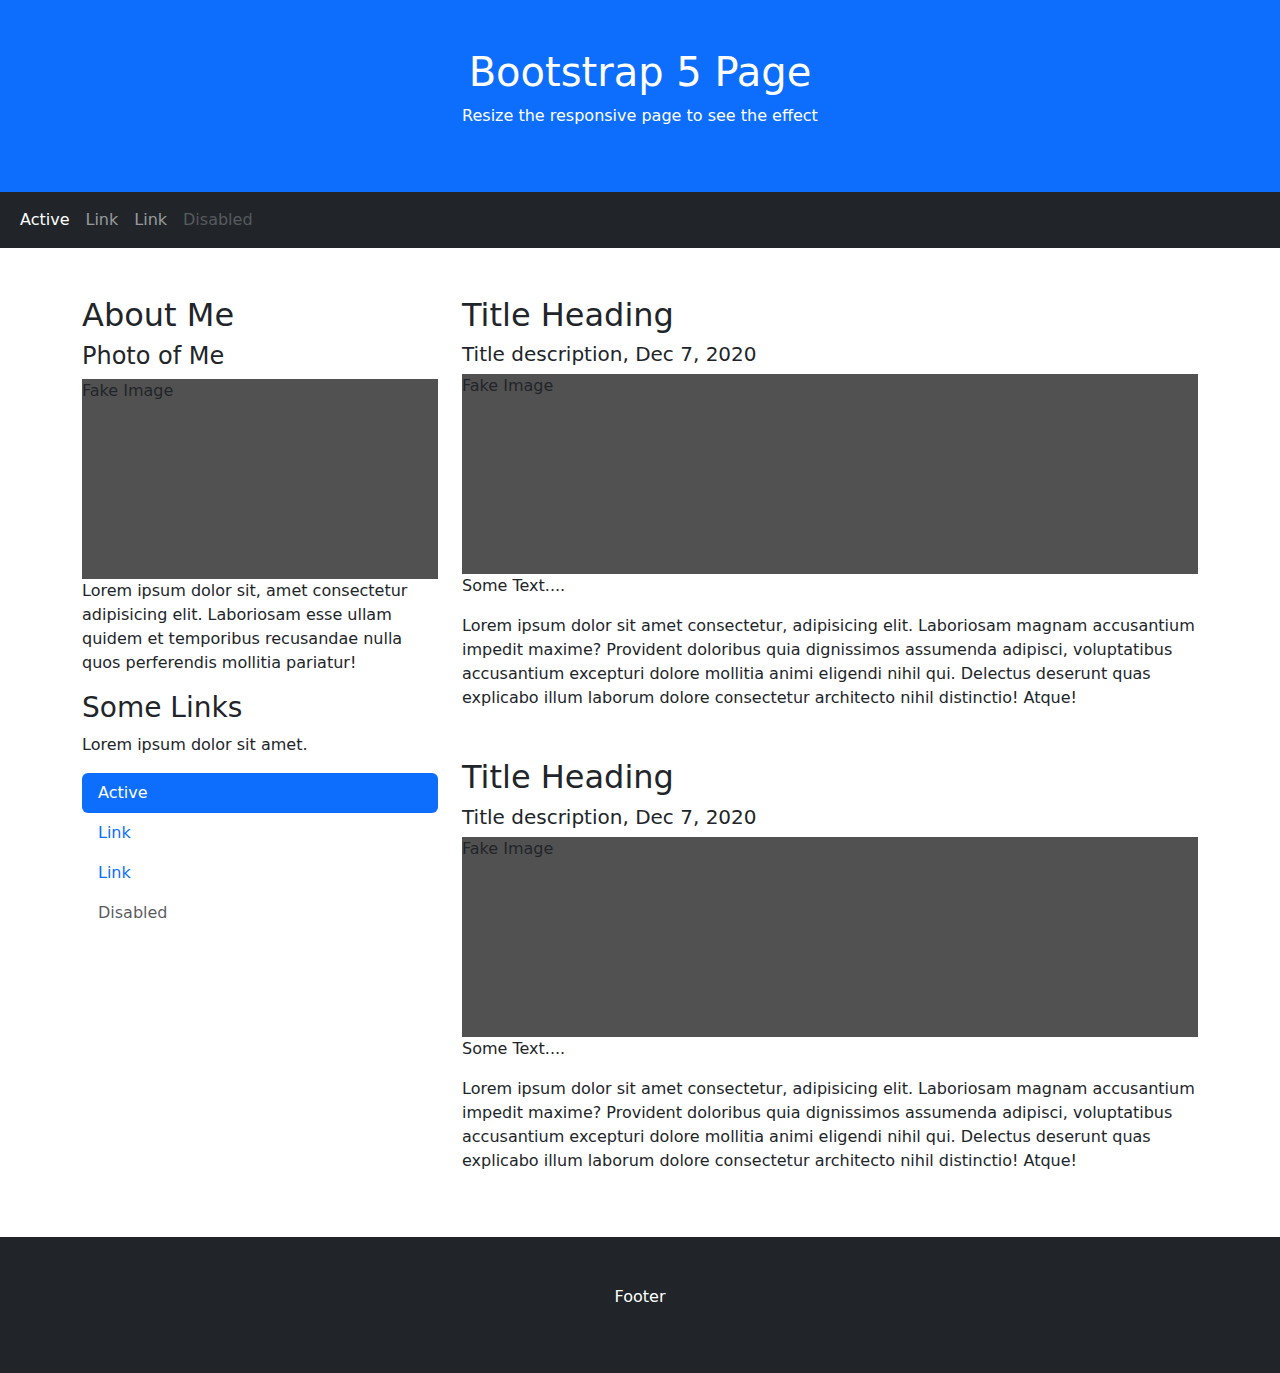
<file: basic/index.html>
<!doctype html>
<html lang="en">

<head>
    <meta charset="utf-8">
    <meta name="viewport" content="width=device-width, initial-scale=1">
    <title>Bootstrap demo</title>
    <link href="https://cdn.jsdelivr.net/npm/bootstrap@5.3.3/dist/css/bootstrap.min.css" rel="stylesheet"
        integrity="sha384-QWTKZyjpPEjISv5WaRU9OFeRpok6YctnYmDr5pNlyT2bRjXh0JMhjY6hW+ALEwIH" crossorigin="anonymous">
    <script src="https://cdn.jsdelivr.net/npm/bootstrap@5.3.3/dist/js/bootstrap.bundle.min.js"
        integrity="sha384-YvpcrYf0tY3lHB60NNkmXc5s9fDVZLESaAA55NDzOxhy9GkcIdslK1eN7N6jIeHz"
        crossorigin="anonymous"></script>

    <style>
        .fakeimg {
            height: 200px;
            background-color: rgb(81, 81, 81);
        }
    </style>
</head>

<body>
    <div class="p-5 bg-primary text-white text-center">
        <h1>Bootstrap 5 Page</h1>
        <p>Resize the responsive page to see the effect</p>
    </div>
    <nav class="navbar navbar-expand-sm bg-dark navbar-dark ">
        <div class="container-fluid">
            <ul class="navbar-nav ">
                <li class="navbar-item ">
                    <a href="#" class="nav-link active">Active</a>
                </li>
                <li class="navbar-item ">
                    <a href="#" class="nav-link ">Link</a>
                </li>
                <li class="navbar-item ">
                    <a href="#" class="nav-link ">Link</a>
                </li>
                <li class="navbar-item ">
                    <a href="#" class="nav-link disabled">Disabled</a>
                </li>
            </ul>
        </div>
    </nav>

    <div class="container mt-5">
        <div class="row">
            <div class="col-sm-4">
                <h2>About Me</h2>
                <h4>Photo of Me</h4>
                <div class="fakeimg">Fake Image</div>
                <p>Lorem ipsum dolor sit, amet consectetur adipisicing elit. Laboriosam esse ullam quidem et temporibus
                    recusandae nulla quos perferendis mollitia pariatur!</p>
                <h3 class="mt-3">Some Links</h3>
                <p>Lorem ipsum dolor sit amet.</p>
                <ul class="nav nav-pills flex-column ">
                    <li class="nav-item ">
                        <a href="#" class="nav-link active">Active</a>
                    </li>
                    <li class="nav-item ">
                        <a href="#" class="nav-link ">Link</a>
                    </li>
                    <li class="nav-item ">
                        <a href="#" class="nav-link ">Link</a>
                    </li>
                    <li class="nav-item ">
                        <a href="#" class="nav-link disabled">Disabled</a>
                    </li>
                </ul>
                <hr class="d-sm-none">
            </div>
            <div class="col-sm-8">
                <h2>Title Heading</h2>
                <h5>Title description, Dec 7, 2020</h5>
                <div class="fakeimg">Fake Image</div>
                <p>Some Text....</p>
                <p>Lorem ipsum dolor sit amet consectetur, adipisicing elit. Laboriosam magnam accusantium impedit
                    maxime? Provident doloribus quia dignissimos assumenda adipisci, voluptatibus accusantium excepturi
                    dolore mollitia animi eligendi nihil qui. Delectus deserunt quas explicabo illum laborum dolore
                    consectetur architecto nihil distinctio! Atque!</p>
                <h2 class="mt-5">Title Heading</h2>
                <h5>Title description, Dec 7, 2020</h5>
                <div class="fakeimg">Fake Image</div>
                <p>Some Text....</p>
                <p>Lorem ipsum dolor sit amet consectetur, adipisicing elit. Laboriosam magnam accusantium impedit
                    maxime? Provident doloribus quia dignissimos assumenda adipisci, voluptatibus accusantium excepturi
                    dolore mollitia animi eligendi nihil qui. Delectus deserunt quas explicabo illum laborum dolore
                    consectetur architecto nihil distinctio! Atque!</p>
            </div>
        </div>
    </div>

    <div class="bg-dark text-white text-center mt-5 p-5">
        <p>Footer</p>
    </div>

</body>

</html>
</file>
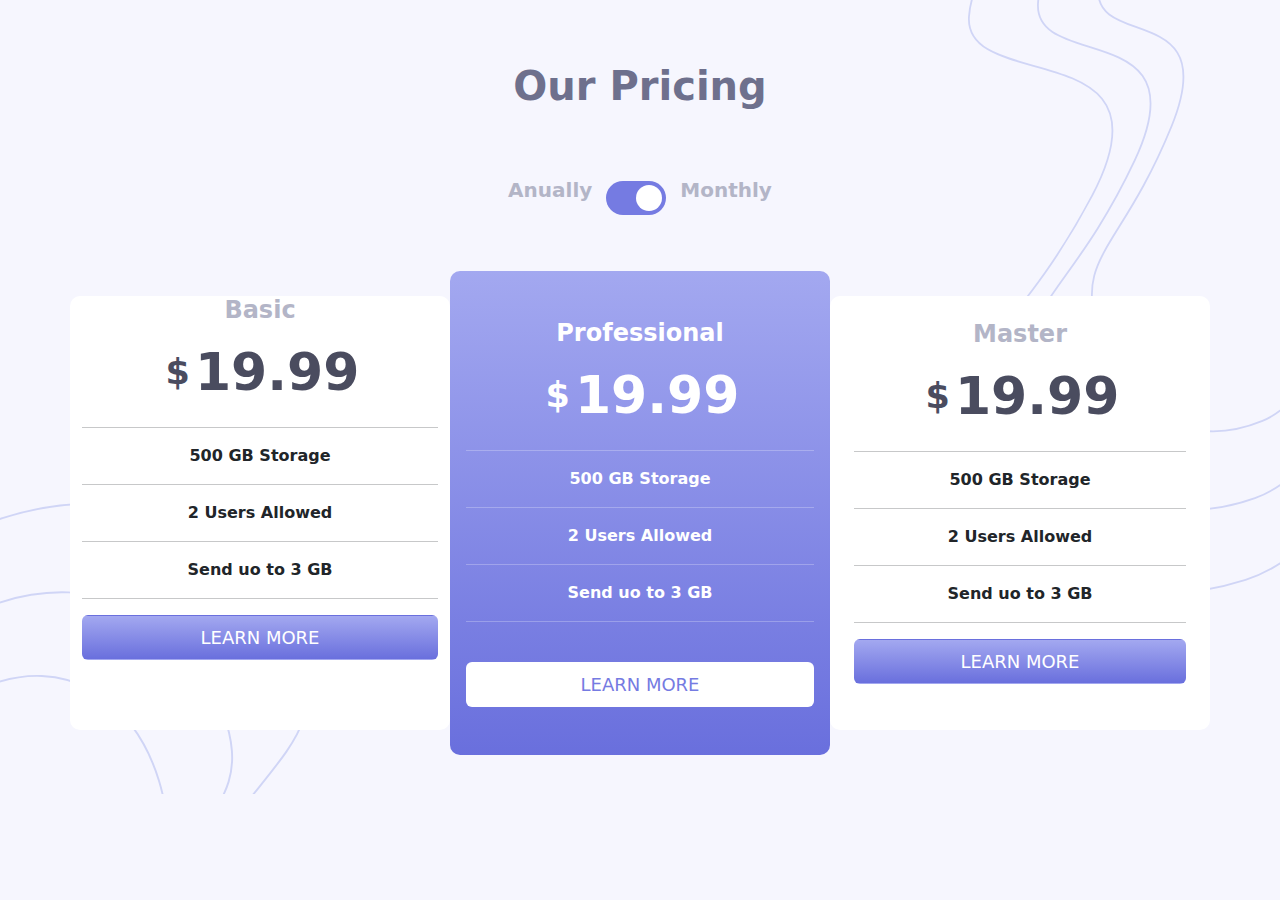
<file: Pricing-card/index.html>
<!doctype html>
<html lang="en">

<head>
    <meta charset="utf-8">
    <meta name="viewport" content="width=device-width, initial-scale=1">
    <title>Bootstrap demo</title>
    <link href="https://cdn.jsdelivr.net/npm/bootstrap@5.3.3/dist/css/bootstrap.min.css" rel="stylesheet"
        integrity="sha384-QWTKZyjpPEjISv5WaRU9OFeRpok6YctnYmDr5pNlyT2bRjXh0JMhjY6hW+ALEwIH" crossorigin="anonymous">
    <script src="https://cdn.jsdelivr.net/npm/bootstrap@5.3.3/dist/js/bootstrap.bundle.min.js"
        integrity="sha384-YvpcrYf0tY3lHB60NNkmXc5s9fDVZLESaAA55NDzOxhy9GkcIdslK1eN7N6jIeHz"
        crossorigin="anonymous"></script>
<link rel="stylesheet" href="style.css">
</head>

<body>
    <div class="container">
        <header>
            <h1>Our Pricing</h1>
        </header>
        <nav>
            <p class="time">Anually</p>
            <label class="switch">
                <input type="checkbox" checked>
                <span class="slider round"></span>
            </label>
            <p class="time">Monthly</p>
        </nav>


        <div class="row">


            <div class="basic col-sm-12 col-md-4 pb-5">
                <h2>Basic</h2>
                <p class="price"><span class="dollar-sign">&dollar;</span>19.99</p>
                <ul>
                    <hr>
                    <li>500 GB Storage</li>
                    <hr>
                    <li>2 Users Allowed</li>
                    <hr>
                    <li>Send uo to 3 GB</li>
                    <hr>
                </ul>
                <button type="button" class="btn btn2">LEARN MORE</button>
            </div>

            <div class="professional  col-sm-12 col-md-4">
                <h2>Professional</h2>
                <p class="price price2"><span class="dollar-sign">&dollar;</span>19.99</p>
                <ul class="items">
                    <hr>
                    <li>500 GB Storage</li>
                    <hr>
                    <li>2 Users Allowed</li>
                    <hr>
                    <li>Send uo to 3 GB</li>
                    <hr>
                </ul>
                <button type="button" class="btn btn1">LEARN MORE</button>
            </div>

            <div class="master col-sm-12 col-md-4 p-4">
                <h2>Master</h2>
                <p class="price"><span class="dollar-sign">&dollar;</span>19.99</p>
                <ul>
                    <hr>
                    <li>500 GB Storage</li>
                    <hr>
                    <li>2 Users Allowed</li>
                    <hr>
                    <li>Send uo to 3 GB</li>
                    <hr>
                </ul>
                <button type="button" class="btn btn2">LEARN MORE</button>
            </div>

        </div>

    </div>
</body>

</html>
</file>
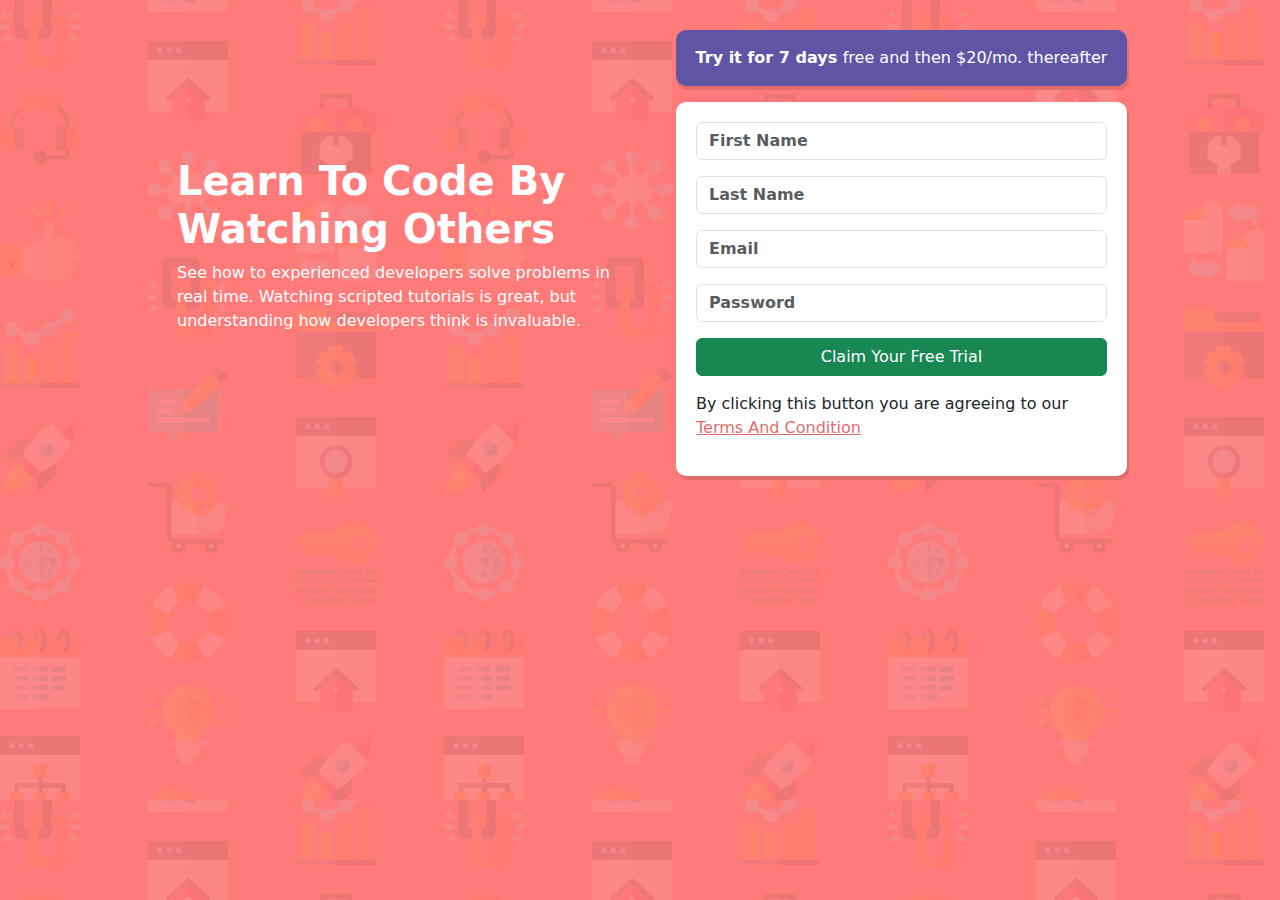
<file: Sign-up form/index.html>
<!doctype html>
<html lang="en">

<head>
    <meta charset="utf-8">
    <meta name="viewport" content="width=device-width, initial-scale=1">
    <title>Bootstrap demo</title>
    <link href="https://cdn.jsdelivr.net/npm/bootstrap@5.3.3/dist/css/bootstrap.min.css" rel="stylesheet"
        integrity="sha384-QWTKZyjpPEjISv5WaRU9OFeRpok6YctnYmDr5pNlyT2bRjXh0JMhjY6hW+ALEwIH" crossorigin="anonymous">
    <script src="https://cdn.jsdelivr.net/npm/bootstrap@5.3.3/dist/js/bootstrap.bundle.min.js"
        integrity="sha384-YvpcrYf0tY3lHB60NNkmXc5s9fDVZLESaAA55NDzOxhy9GkcIdslK1eN7N6jIeHz"
        crossorigin="anonymous"></script>
    <style>
        body {
            background-color: #ff7b7a;
            background-image: url('bg-image.img');
            margin-top: 30px;
        }

        .free-trial {
            background-color: #6055a5;
            color: white;
            border-radius: 10px;
            justify-content: center;
            align-items: center;
            margin-top: 0px;
        }

        .left {
            color: white;
        }

        .form-control {
            font-weight: 600;
        }

        .btn {
            width: 100%;
        }

        .free-trial {
            box-shadow: 2px 4px #e06d6d;
            display: flex;
        }

        .free-trial p {
            margin-bottom: 0px;
        }

        .right {
            background-color: white;
            padding: 20px;
            border-radius: 10px;
            box-shadow: 2px 4px #e06d6d;

        }

        a {
            color: #e06d6d;
        }
    </style>
</head>

<body>

    <div class="container">
        <div class="row justify-content-center align-items-center">
            <div class=" left m-4 col-sm-5 col-md-5">
                <h1> <strong>Learn To Code By Watching Others</strong></h1>
                <p>See how to experienced developers solve problems in real time. Watching scripted tutorials is great,
                    but understanding how developers think is invaluable.</p>
            </div>
            <div class="col-sm-5 col-md-5">
                <div class="free-trial p-3 mb-3">
                    <p><strong>Try it for 7 days </strong> free and then $20/mo. thereafter</p>
                </div>
                <div class="right">
                    <form action="/action_page.php">
                        <div class="mb-3">

                            <input type="Name" class="form-control" id="name" placeholder="First Name" name="name">
                        </div>
                        <div class="mb-3">

                            <input type="Name" class="form-control" id="name" placeholder="Last Name" name="name">
                        </div>

                        <div class="mb-3">

                            <input type="email" class="form-control" id="email" placeholder="Email" name="email">

                        </div>
                        <div class="mb-3">

                            <input type="password" class="form-control" id="pwd" placeholder="Password" name="pwd">
                        </div>

                        <button type="submit" class="btn btn-success  mb-3">Claim Your Free Trial</button>
                    </form>
                    <p>By clicking this button you are agreeing to our <a href="default.asp" target="_blank">Terms And
                            Condition</a></p>
                </div>
            </div>
        </div>
    </div>

</body>

</html>
</file>
<file: Pricing-card/style.css>
:root {
    --gradient: hsl(236, 72%, 79%), hsl(237, 63%, 64%);
}

body {
    background-image: url("bg-top.svg"), url("bg-bottom.svg");
    background-repeat: no-repeat, no-repeat;
    background-color: #f6f6fe;
    background-size: 26.5%, 26.5%;
    background-position:
        top 0 right -16px,
        bottom -64px left -30px;
}

.switch {
    position: relative;
    display: inline-block;
    width: 60px;
    height: 34px;

}

.switch input {
    opacity: 0;
    width: 0;
    height: 0;
}

.slider {
    position: absolute;
    cursor: pointer;
    top: 0;
    left: 0;
    right: 0;
    bottom: 0;
    background-color: #ccc;
    -webkit-transition: .4s;
    transition: .4s;
}

.slider:before {
    position: absolute;
    content: "";
    height: 26px;
    width: 26px;
    left: 4px;
    bottom: 4px;
    background-color: white;
    -webkit-transition: .4s;
    transition: .4s;
}

input:checked+.slider {
    background-color: #757be2;
}


input:checked+.slider:before {
    -webkit-transform: translateX(26px);
    -ms-transform: translateX(26px);
    transform: translateX(26px);
}

.slider.round {
    border-radius: 34px;
}

.slider.round:before {
    border-radius: 50%;
}

header {
    display: flex;
    justify-content: center;
    align-items: center;
    height: 100px;
    margin-top: 40px;
    color: #6e708d;
}

nav {
    display: flex;
    justify-content: center;
    align-items: center;
    padding: 35px 0;
    margin-bottom: 40px;
    color: #b3b5c7;
}

.time {
    padding: 0 14px;
    font-size: 20px;
    font-weight: 600;
}

.basic {
    background-color: white;
    border-radius: 10px;
}

.master {
    background-color: white;
    border-radius: 10px;
}

.professional {

    border-radius: 10px;
    background: linear-gradient(var(--gradient));
    margin-top: -25px;
    margin-bottom: -25px;
    padding: 3rem 1rem;
    color: white;
}

.btn2 {
    width: 100%;
    background: linear-gradient(var(--gradient));
    color: white;
    height: 45px;
    font-weight: 500;
    font-size: 18px;
}

.btn1 {
    width: 100%;
    background-color: white;
    color: #757be2;
    height: 45px;
    font-weight: 500;
    font-size: 18px;
}

.basic h2 {
    color: #b3b5c7;
}

.master h2 {
    color: #b3b5c7;
}

.professional h2 {
    color: white;
}

h1 {
    font-weight: 700;
}

h2 {
    display: flex;
    justify-content: center;
    font-weight: 700;
    font-size: 24px;
}

.price {
    display: flex;
    justify-content: center;
    align-items: center;
    font-size: 52px;
    font-weight: 700;
    color: #4a4c5f;
}

.price2 {
    display: flex;
    justify-content: center;
    align-items: center;
    font-size: 52px;
    font-weight: 700;
    color: #ffffff;
}

.dollar-sign {
    font-size: 35px;
    padding: 0 5px;
}

ul {
    list-style: none;
    padding-left: 0px;
    font-weight: 800;
}

.items {
    padding-bottom: 8px;
}

li {
    display: flex;
    justify-content: center;
}
</file>
